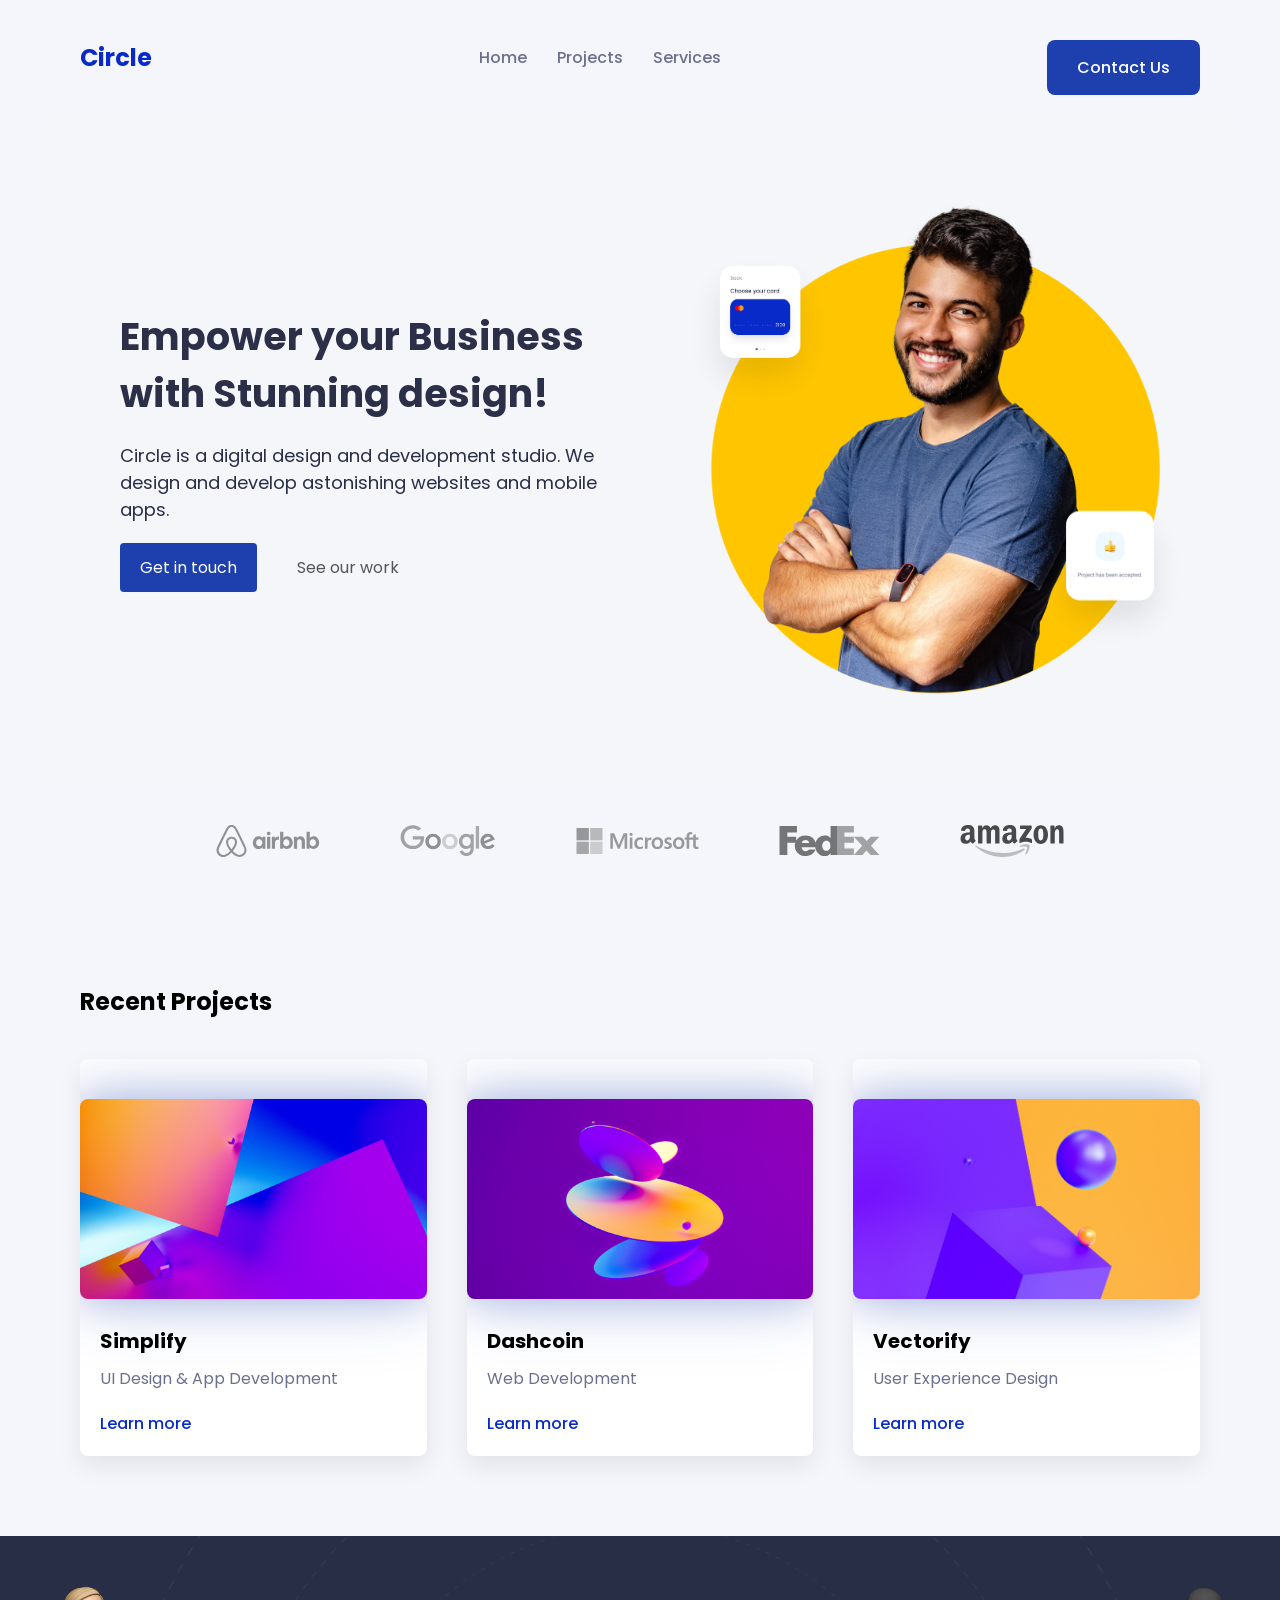
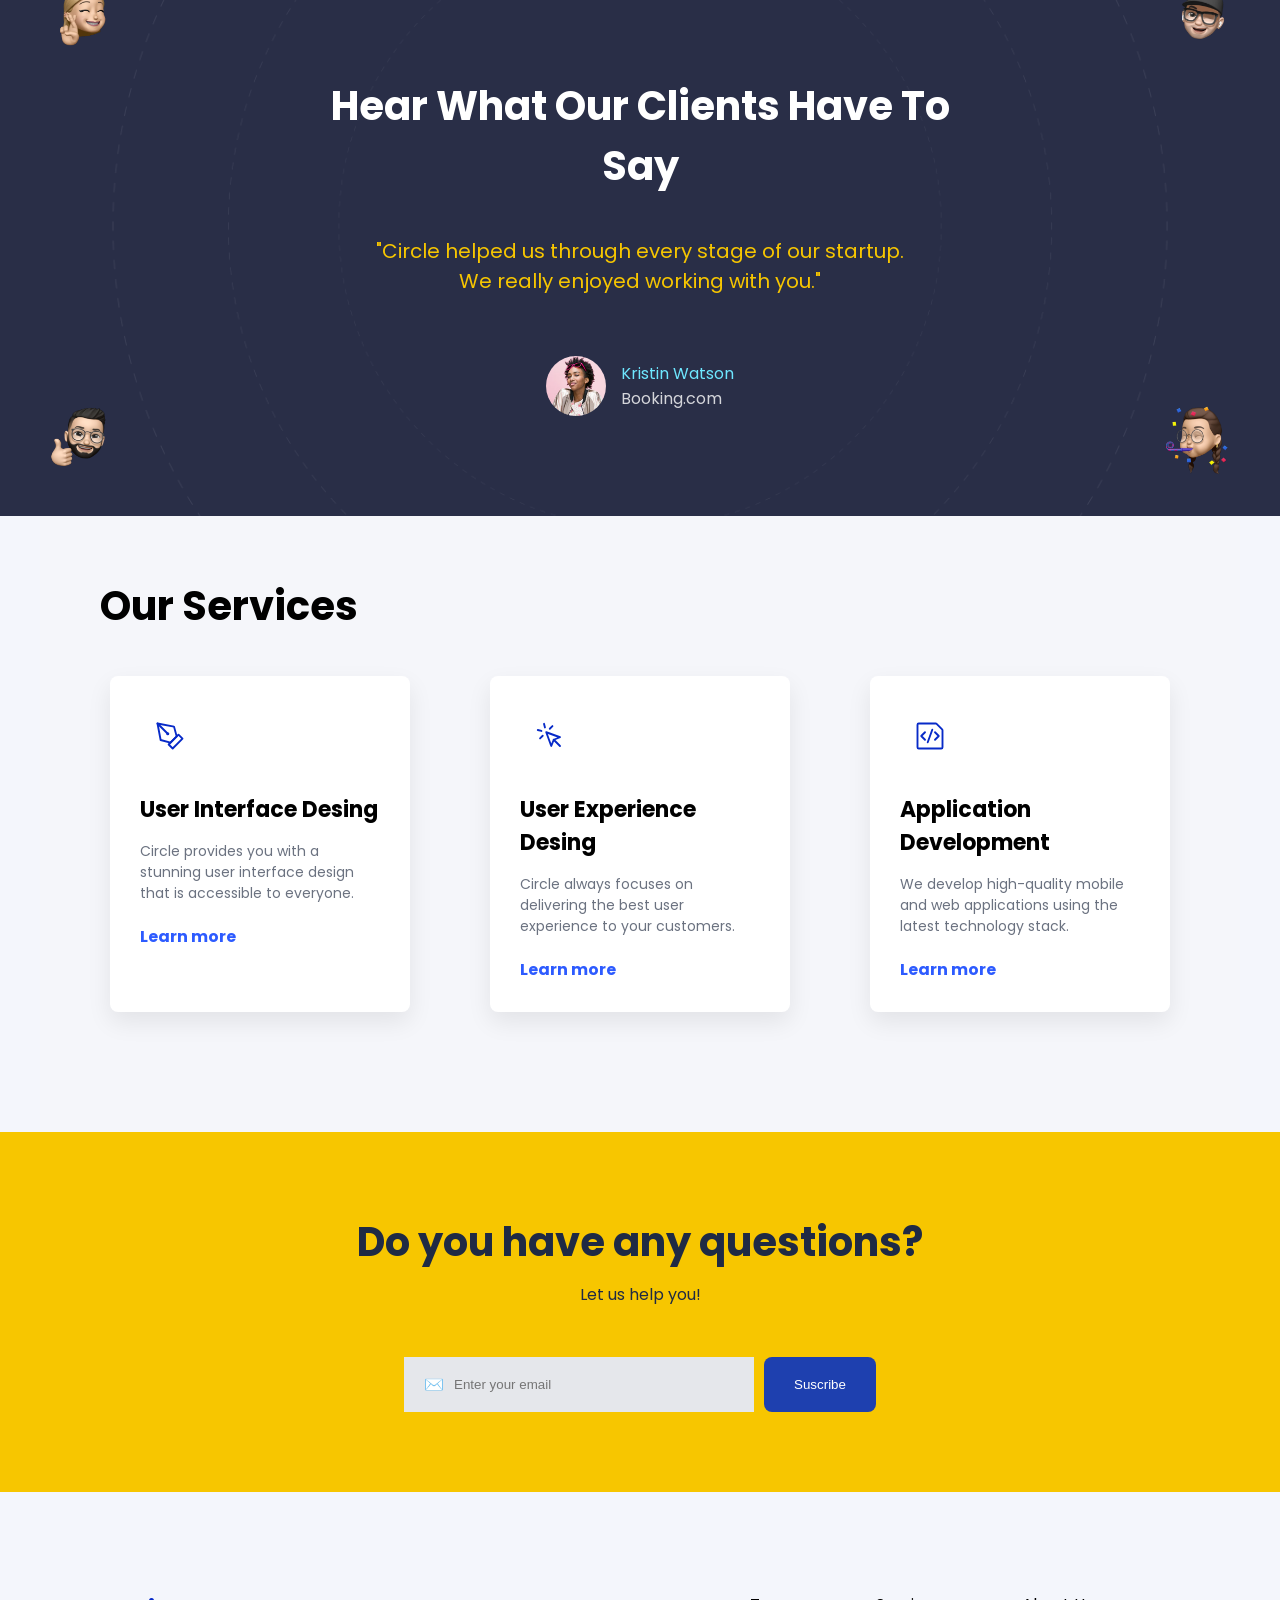
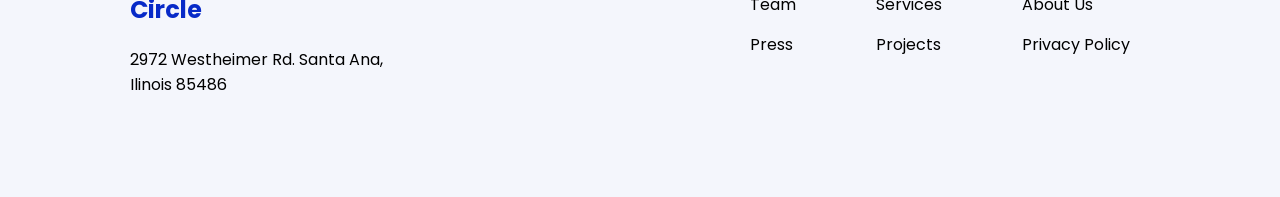
<file: index.html>
<!DOCTYPE html>
<html lang="en">
    <head>
        <meta charset="UTF-8">
        <meta name="viewport" content="width=device-width, initial-scale=1.0">
        <title>Home | Circle</title>

        <link rel="stylesheet" href="/css/style.css">
        <link rel="stylesheet" href="/css/index.css">
        <link rel="stylesheet" href="/css/projects.css">
        <link rel="stylesheet" href="/css/scroll.css">

        <link rel="preconnect" href="https://fonts.googleapis.com">
        <link rel="preconnect" href="https://fonts.gstatic.com" crossorigin>
        <link href="https://fonts.googleapis.com/css2?family=Poppins:wght@300;400;500;600;700&display=swap" rel="stylesheet">

        <link rel="icon" type="image/png" href="/assets/icons/favicon.ico">
    </head>

    <body>
        <header>
            <nav>
                <h2>Circle</h2>

                <button class="menu-toggle">☰</button>

                <ul class="nav-menu">
                    <li><a href="/index.html">Home</a></li>
                    <li><a href="/projects.html">Projects</a></li>
                    <li><a href="/index.html#services">Services</a></li>
                    
                    <li class="mobile-only">
                        <a href="/contact.html" class="mobile-btn">Contact Us</a>
                    </li>
                </ul>

                <a href="/contact.html" class="btn-contact desktop-only">Contact Us</a>
            </nav>
        </header>

        <main>
            <section class="hero">
                <article class="hero-left">
                    <h1>Empower your Business with Stunning design!</h1>
                    <h3>Circle is a digital design and development studio. We design and develop astonishing websites and mobile apps.</h3>

                    <div class="hero-buttons">
                        <a href="/contact.html" class="btn-primary"> Get in touch</a>
                        <a href="/projects.html" class="btn-secondary"> See our work</a>
                    </div>
                </article>
    
                <article class="hero-right">
                        <div class="main-image">
                            <img src="/assets/hero-images/hero-image.png" class="hero-main" alt="hero-image">
                        </div>

                            <img src="/assets/hero-images/card-1.png" class="card-top" alt="Card-1">
                            <img src="/assets/hero-images/card-2.png" class="card-bottom" alt="Card-2">
                </article>
            </section>

            <section class="clients">
                <a href="https://www.airbnb.com" target="_blank">
                    <img src="/assets/clients-logos/airbnb-logo.svg" alt="airbnb">
                </a>
                <a href="https://www.google.com" target="_blank">
                    <img src="/assets/clients-logos/google-logo.svg" alt="google">
                </a>
                <a href="https://www.microsoft.com" target="_blank">
                    <img src="/assets/clients-logos/microsoft-logo.svg" alt="microsoft">
                </a>
                <a href="https://www.fedex.com" target="_blank">
                    <img src="/assets/clients-logos/fedex-logo.svg" alt="fedex">
                </a>
                <a href="https://www.amazon.com" target="_blank">
                    <img src="/assets/clients-logos/amazon-logo.svg" alt="amazon">
                </a>
            </section>

            <section class="projects">
                <h2>Recent Projects</h2>
                <article class="projects-container">
                    <div class="project-card">
                        <img src="/assets/projects-images/1.jpg" alt="simplify">

                        <div class="project-content">
                            <h3>Simplify</h3>
                            <p>UI Design & App Development</p>
                            <a href="/projects.html?id=${project.uuid}">Learn more</a>
                        </div>
                    </div>

                    <div class="project-card">
                        <img src="/assets/projects-images/2.jpg" alt="Dashcoin">

                        <div class="project-content">
                            <h3>Dashcoin</h3>
                            <p>Web Development</p>
                            <a href="/projects.html?id=${project.uuid}">Learn more</a>
                        </div>
                    </div>

                    <div class="project-card">
                        <img src="/assets/projects-images/3.jpg" alt="Vectorify">

                        <div class="project-content">
                            <h3>Vectorify</h3>
                            <p>User Experience Design</p>
                            <a href="/projects.html?id=${project.uuid}">Learn more</a>
                        </div>
                    </div>
                </article>
            </section>

            <section class="Testimonial">
                <article class="testimonial-container">
                    <div class="testimonial-logos">
                        <img src="/assets/testimonial-memojis/memoji-1.png" class="memoji-topleft" alt="memoji-topleft">
                        <img src="/assets/testimonial-memojis/memoji-2.png" class="memoji-topright" alt="memoji-topright">
                        <img src="/assets/testimonial-memojis/memoji-3.png" class="memoji-bottomleft" alt="memoji-bottomleft">
                        <img src="/assets/testimonial-memojis/memoji-4.png" class="memoji-bottomright" alt="memoji-bottomright">
                    </div>
                    <div class="testimonial-coments"> 
                        <h3 class="tell-us"> Hear What Our Clients Have To Say</h3>
                        <p class="highlight"> "Circle helped us through every stage of our startup.
                            <br> We really enjoyed working with you."
                        </p>
                    </div>
                    <article class="testimonial-profile">
                        <img src="/assets/testimonial-memojis/profile.png" class="Kristin-image" alt="Kristin-profile-image">
                        <div class="testimonial-kristin">
                            <p class="name">Kristin Watson</p>
                            <p class="company">Booking.com</p>
                        </div>
                    </article>
                </article>
            </section>

            <section id="services" class="services"> 
                <h2> Our Services </h2>
                <article class="services-container">

                    <div class="services-card">
                        <img src="/assets/icons/1.svg" alt="pluma">

                        <div class="card-content">
                                <h3>User Interface Desing</h3>
                                <p>Circle provides you with a stunning user interface design that is accessible to everyone.</p>
                                <a href="#">Learn more</a>
                        </div>
                    </div>

                    <div class="services-card">
                        <img src="/assets/icons/2.svg" alt="arrow">

                        <div class="card-content">
                            <h3>User Experience Desing</h3>
                            <p>Circle always focuses on delivering the best user experience to your customers.</p>
                            <a href="#">Learn more</a>
                        </div>
                    </div>

                    <div class="services-card">
                        <img src="/assets/icons/3.svg" alt="doc">

                        <div class="card-content">
                            <h3>Application Development</h3>
                            <p>We develop high-quality mobile and web applications using the latest technology stack.</p>
                            <a href="#">Learn more</a>
                        </div>
                    </div>
                </article>
            </section>

            <section class="questions">
                <h2>Do you have any questions?</h2>
                <p>Let us help you!</p>

                <form class="newsletter"> 
                    <div class="input-container">
                        <span class="icon">✉️</span>
                        <input type="email" placeholder="Enter your email">
                    </div>
                    <button class="btn-contact">Suscribe</button>
                </form>
            </section>
        </main>

        <footer class="footer">
            <div class="footer-left">
            <h2>Circle </h2> 
            <p>2972 Westheimer Rd. Santa Ana, <br> Ilinois 85486</p>
            </div>
            
            <article class="footer-right">
                <div class="footer-column">
                    <p> Team </p> 
                    <p> Press </p>
                </div>
            
                <div class="footer-column"> 
                    <p><a href="/index.html#services">Services</a></p>
                    <p><a href="/projects.html">Projects</a></p>
                </div>

                <div class="footer-column"> 
                    <p> About Us </p>
                    <p> Privacy Policy</p>
                </div>
            </article>
        </footer>

        <script src="/js/projects.js"></script>
        <script src="/js/index.js"></script>
        <script src="/js/scroll.js" defer></script>
        
        <button id="scroll-btn">↑</button>

    </body>  
</html>
</file>
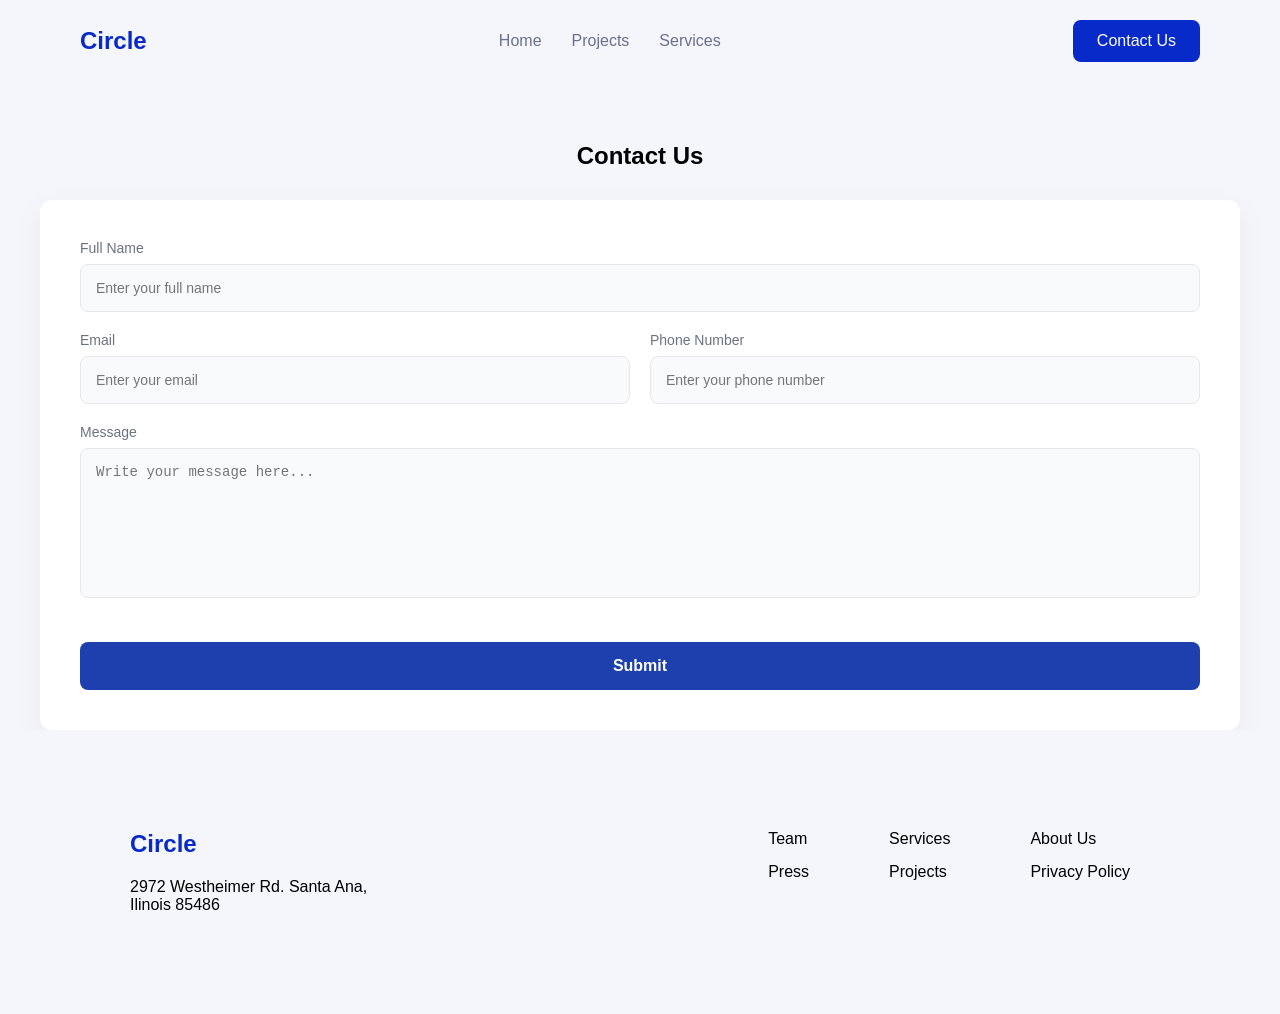
<file: contact.html>
<!doctype html>
<html lang="en">
  <head>
    <meta charset="UTF-8" />
    <meta name="viewport" content="width=device-width, initial-scale=1.0" />
    <title>Contact | Circle</title>

    <link rel="stylesheet" href="/css/style.css">
    <link rel="stylesheet" href="/css/contact.css">

    <link rel="icon" type="image/png" href="/assets/icons/favicon.ico">

  </head>

  <body>
    <header>
      <nav>
          <h2>Circle</h2>

          <button class="menu-toggle">☰</button>

          <ul class="nav-menu">
              <li><a href="/index.html">Home</a></li>
              <li><a href="/projects.html">Projects</a></li>
              <li><a href="/index.html#services">Services</a></li>
              
              <li class="mobile-only">
                  <a href="/contact.html" class="mobile-btn">Contact Us</a>
              </li>
          </ul>

          <a href="/contact.html" class="btn-contact desktop-only">Contact Us</a>
      </nav>
    </header>

    <section class="contact">
      <h1 class="contact">Contact Us</h1>

      <form class="contact-form" id="contactForm">
        <div class="form-clients-name">
          <label> Full Name</label>
          <input type="text" id="name"placeholder="Enter your full name" />
        </div>

        <article class="form-row">
          <div>
            <label> Email </label>
            <input type="text" id="email" placeholder="Enter your email" />
          </div>

          <div class="form-client-contact">
            <label> Phone Number</label>
            <input type="text" id="phoneNumber"placeholder="Enter your phone number" />
          </div>
        </article>

        <div class="form-client-message">
          <label> Message </label>
          <textarea id="message" placeholder="Write your message here..."></textarea>
        </div>

        <button type="submit" class="submit-btn">Submit</button>
      </form>
      <div id="customPopup" class="popup hidden">
        <div class="popup-content">
          <p id="popupMessage"></p>
          <button onclick="closePopup()">Aceptar</button>
        </div>
      </div>
    </section>

    <footer class="footer">
      <div class="footer-left">
        <h2>Circle</h2>
        <p>
          2972 Westheimer Rd. Santa Ana, <br />
          Ilinois 85486
        </p>
      </div>

      <article class="footer-right">
        <div class="footer-column">
          <p>Team</p>
          <p>Press</p>
        </div>

        <div class="footer-column">
          <p><a href="/index.html#services">Services</a></p>
          <p><a href="/projects.html">Projects</a></p>
        </div>

        <div class="footer-column">
          <p>About Us</p>
          <p>Privacy Policy</p>
        </div>
      </article>
    </footer>

    <script src="/js/contacts.js"></script>
    <script src="/js/index.js"></script>
    
  </body>
</html>
</file>
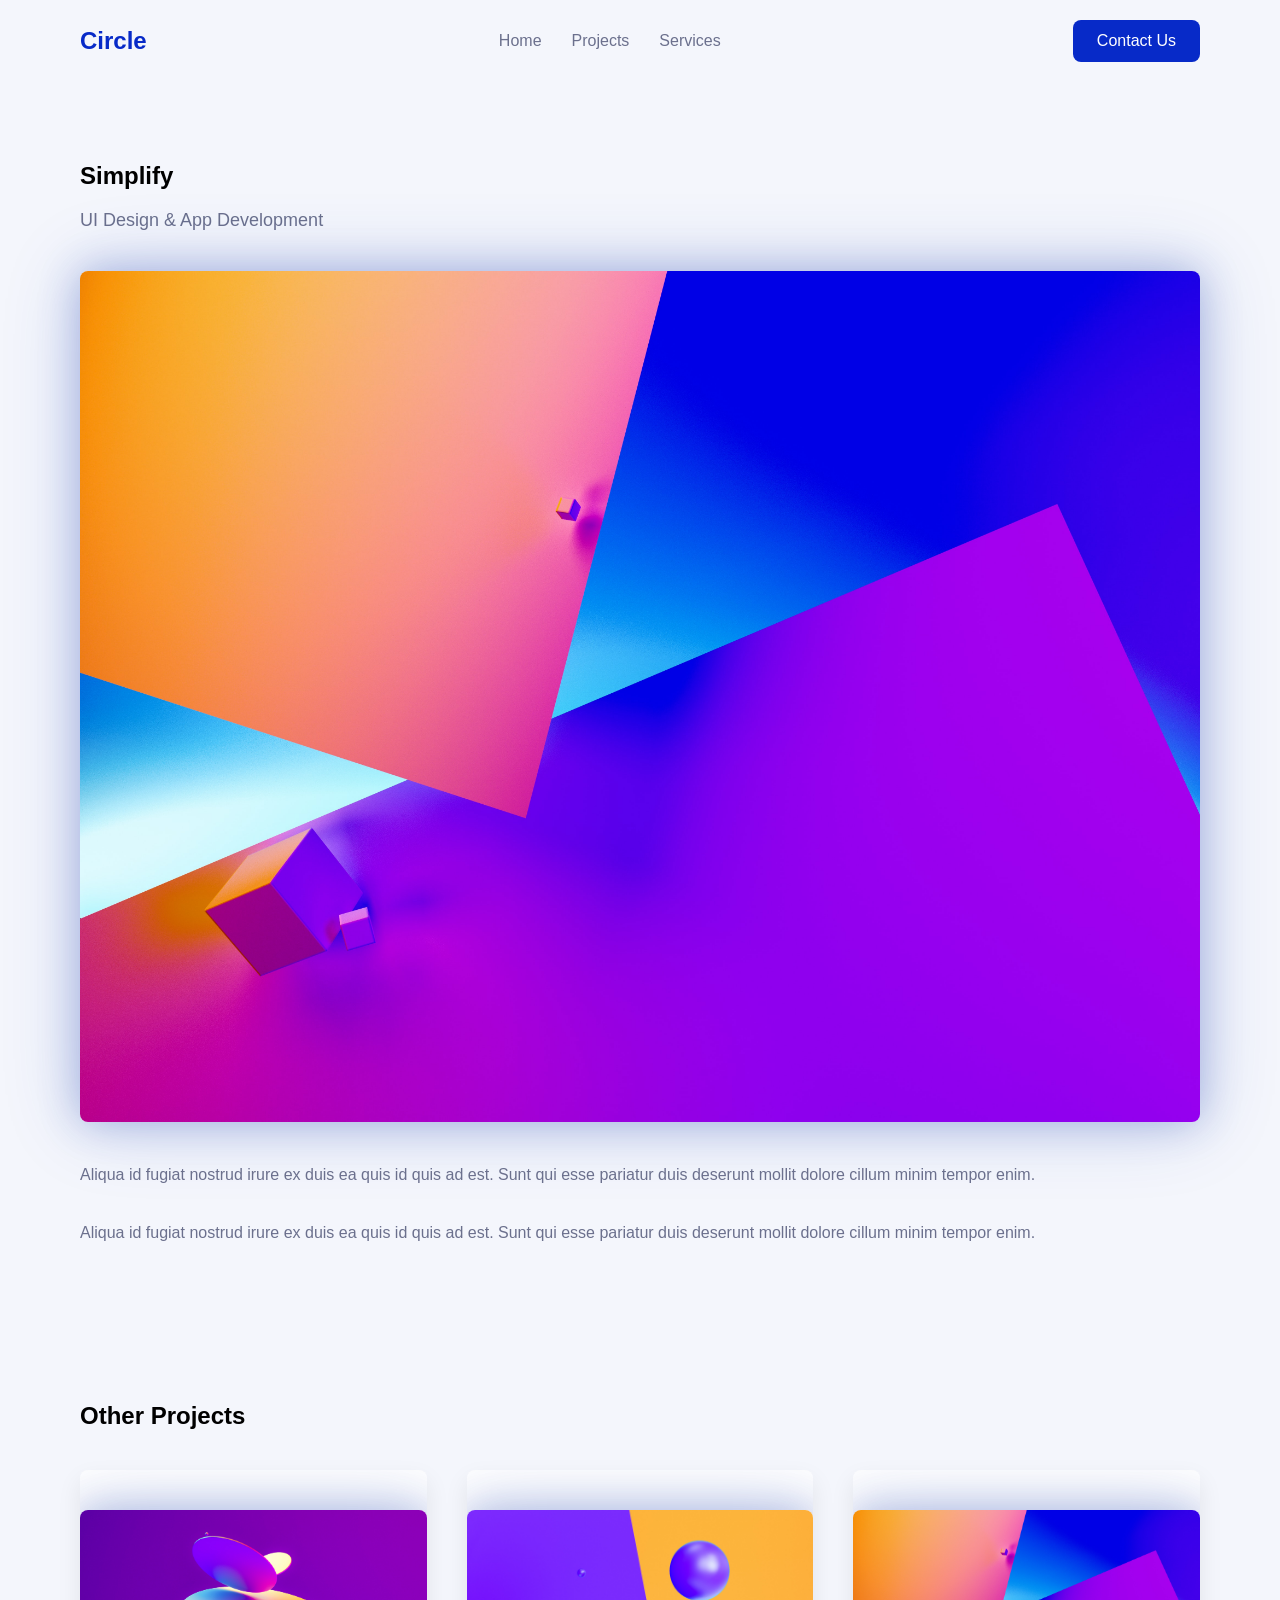
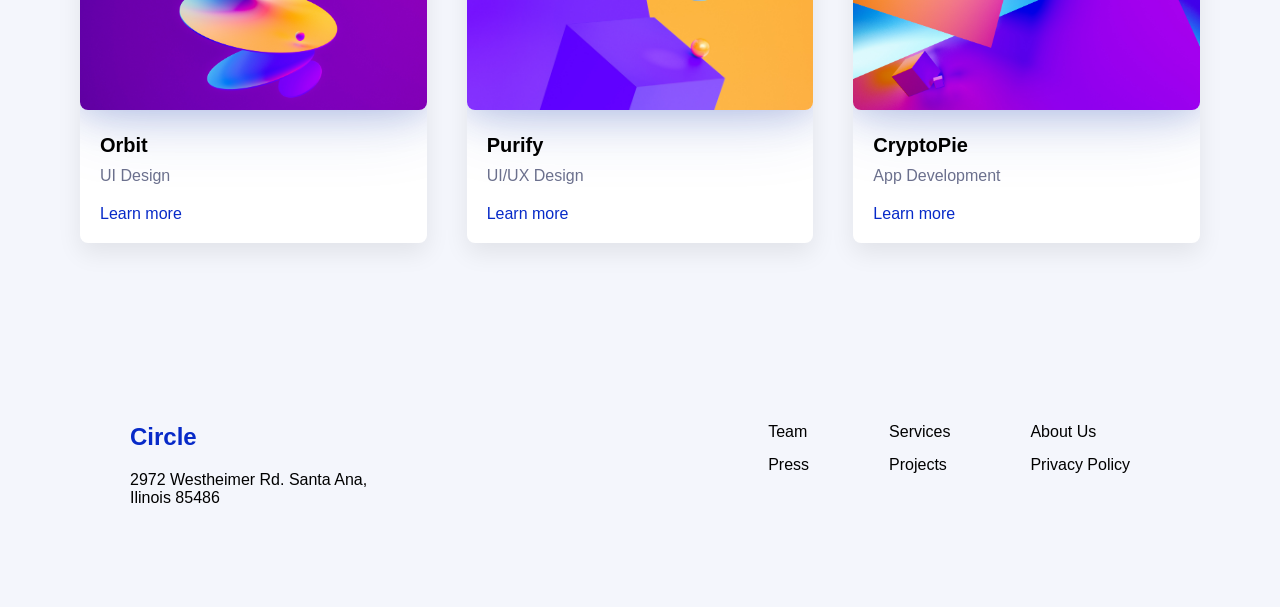
<file: projects.html>
<!doctype html>
<html lang="en">
  <head>
    <meta charset="UTF-8" />
    <meta name="viewport" content="width=device-width, initial-scale=1.0" />
    <title>Project | Circle</title>

    <link rel="stylesheet" href="/css/style.css">
    <link rel="stylesheet" href="/css/projects.css">

    <link rel="icon" type="image/png" href="/assets/icons/favicon.ico">

  </head>

  <body>
    <header>
      <nav>
          <h2>Circle</h2>

          <button class="menu-toggle">☰</button>

          <ul class="nav-menu">
              <li><a href="/index.html">Home</a></li>
              <li><a href="/projects.html">Projects</a></li>
              <li><a href="/index.html#services">Services</a></li>
              
              <li class="mobile-only">
                  <a href="/contact.html" class="mobile-btn">Contact Us</a>
              </li>
          </ul>

          <a href="/contact.html" class="btn-contact desktop-only">Contact Us</a>
      </nav>
    </header>

    <main>
      <section class="projects">
        <h2 class="project-title">Simplify</h2>
        <p class="text-project">UI Design & App Development</p>

        <img
          src="/assets/projects-images/1.jpg"
          alt="simplify"
          class="project-image"
        />

        <p class="project-content-1">
          Aliqua id fugiat nostrud irure ex duis ea quis id quis ad est. Sunt
          qui esse pariatur duis deserunt mollit dolore cillum minim tempor
          enim.
        </p>

        <p class="project-content-2">
          Aliqua id fugiat nostrud irure ex duis ea quis id quis ad est. Sunt
          qui esse pariatur duis deserunt mollit dolore cillum minim tempor
          enim.
        </p>
      </section>

      <section class="projects">
        <h2>Other Projects</h2>

        <article class="projects-container">
          <div class="project-card">
            <img class="project-image" src="/assets/projects-images/2.jpg" alt="" />
            <div class="project-content">
              <h3>Orbit</h3>
              <p>UI Design</p>
              <a href="projects.html?id=2">Learn more</a>
            </div>
          </div>

          <div class="project-card">
            <img class="project-image" src="/assets/projects-images/3.jpg" alt="" />
            <div class="project-content">
              <h3>Purify</h3>
              <p>UI/UX Design</p>
              <a href="projects.html?id=3">Learn more</a>
            </div>
          </div>

          <div class="project-card">
            <img class="project-image" src="/assets/projects-images/1.jpg" alt="" />
            <div class="project-content">
              <h3>CryptoPie</h3>
              <p>App Development</p>
              <a href="projects.html?id=1">Learn more</a>
            </div>
          </div> 
        </article>

      </section>
    </main>

    <footer class="footer">
      <div class="footer-left">
        <h2>Circle</h2>
        <p>
          2972 Westheimer Rd. Santa Ana, <br />
          Ilinois 85486
        </p>
      </div>

      <article class="footer-right">
        <div class="footer-column">
          <p>Team</p>
          <p>Press</p>
        </div>

        <div class="footer-column">
          <p><a href="/index.html#services">Services</a></p>
          <p><a href="/projects.html">Projects</a></p>
        </div>

        <div class="footer-column">
          <p>About Us</p>
          <p>Privacy Policy</p>
        </div>
      </article>
    </footer>
    
    <script src="/js/contacts.js"></script>
    <script src="/js/projects.js"></script>
    <script src="/js/index.js"></script>

  </body>
</html>
</file>
<file: css/style.css>
:root{
  --primary-color: #072ac8;
  --secondary-color: #6b708d;
}

.dark{
  --primary-color: #1e40af;
  --secondary-color: #6b708d;
}

* {
  margin: 0;
  padding: 0;
  box-sizing: border-box;
}
body {
  font-family: 'Poppins', sans-serif;
  margin: 0;
  background-color: #f4f6fc;
}

html {
  scroll-behavior: smooth;
}
/* Header */

.menu-toggle {
  display: none;
  font-size: 28px;
  background: none;
  border: none;
  cursor: pointer;
  transition: all 0.3s ease;
}

.menu-toggle:hover {
  color: #072ac8;
  transform: scale(1.1);
}

.nav-menu a {
  display: inline-block;
  transition: all 0.3s ease;
}

.nav-menu a:hover {
  color: #072ac8;
  transform: translateY(-2px);
}

nav {
  display: flex;
  justify-content: space-between;
  align-items: center; 
  padding: 20px 80px;
  background: #f4f6fc;
}

nav h2 {
  color: #072ac8;
}

nav ul {
  display: flex;
  list-style: none;
  gap: 30px;
}

nav a {
  text-decoration: none;
  color: #6b708d;
  font-weight: 500;
}

.btn-contact {
  background-color: #072ac8;
  color: white;
  padding: 12px 24px;
  border-radius: 8px;
  font-weight: 500;
}

.mobile-only {
  display: none;
}



/* Footer Section*/

.footer {
  display: flex;
  justify-content: space-between;
  padding: 100px;
  background-color: #f4f6fc;
}

.footer-left {
  max-width: 300px;
  padding-left: 30px;
}

.footer-left h2 {
  color: #072ac8;
  margin-bottom: 20px;
}

.footer-right {
  display: flex;
  gap: 80px;
  
  padding-right: 50px;
}

.footer-column {
  display: flex;
  flex-direction: column;
  gap: 15px;
}

.footer-column p {
  cursor: pointer;
  transition: all 0.3s ease;
}

.footer-column p:hover {
  color: #072ac8;
  transform: translateX(5px);
}

.footer-column a {
  text-decoration: none;
  color: inherit;
}


/* Responsive Design */

@media (max-width: 1024px) {

  nav {
    padding: 20px 40px;
  }


  .hero {
    padding: 40px;
  }


  .hero-left {
    max-width: 100%;
  }

  .hero-buttons {
    justify-content: center;
  }

  .projects-container {
    flex-wrap: wrap;
  }

  .services-container {
    flex-wrap: wrap;
    gap: 40px;
  }

  .footer {
    flex-direction: column;
    gap: 40px;
  }
}


@media (max-width: 768px) {

  .menu-toggle {
    display: block;
  }

  .nav-menu {
  display: none;
  flex-direction: column;
  align-items: center;
  gap: 10px;

  background: rgba(255, 255, 255, 0.6);
  backdrop-filter: blur(10px); 

  position: absolute;
  top: 70px;
  left: 0;
  width: 100%;
  padding: 20px 0;
  text-align: center;

  box-shadow: 0 10px 30px rgba(0,0,0,0.1);
}

  .nav-menu a:hover {
  color: #072ac8;
  transform: translateX(5px);
  }

  .nav-menu.active {
    display: flex;
  }

  .mobile-only {
    display: block;
  }

  .desktop-only {
    display: none;
  }

  nav {
    display: flex;
    flex-direction: row; 
    justify-content: space-between; 
    align-items: center;
    padding: 15px;
  }

  nav ul {
    flex-direction: column;
    align-items: center;
    gap: 10px;
  }
  nav h2 {
  font-size: 24px;
  }

  .btn-contact {
    padding: 10px 20px;
  }

  .contact h1 {
    margin-top: 30px; 
    font-size: 28px;
  }

  .contact-form {
    padding: 0 15px;
    
  }

  .hero {
    padding: 20px;
    flex-direction: column;
  }

  .hero h1 {
    font-size: 28px;
  }

  .hero h3 {
    font-size: 16px;
  }

  .hero-right {
    margin-top: 30px;
  }

  .card-top,
  .card-bottom {
    display: none;
  }

  .clients {
    flex-wrap: wrap;
    gap: 30px;
    justify-content: center;
    align-items: center;
  }

  .Testimonial {
  padding: 60px 20px;
  min-height: auto;
  background-size: cover;
  background-position: center;
  }
  .highlight {
  padding: 0 10px;
  }

  .testimonial-container {
    width: 100%;
    padding: 0 20px;
  }

  .testimonial-profile {
    flex-direction: column;
    text-align: center;
  }

  .testimonial-kristin {
    text-align: center;
  }

  .tell-us {
    font-size: 28px;
  }

  .testimonial-logos {
    display: none;
  }

  .projects {
    padding: 40px 20px;
  }

  .projects-container {
    flex-direction: column;
  }

  .services {
  text-align: center;
  }

  .services {
    padding: 40px 20px;
  }

  .services-container {
    flex-direction: column;
    align-items: center;
  }

  .questions {
    width: 100%;
  }
  .newsletter {
    flex-direction: column;
    align-items: center;
  }

  .input-container {
    width: 100%;
  }

  .footer {
    padding: 40px 20px;
  }

  .footer-right {
    flex-direction: column;
    gap: 20px;

  }

  .footer-column {
    align-items: center;
  }

  .form-row {
    flex-direction: column;
  }
}
</file>
<file: css/index.css>
/* Home Page Style */

/* main */

.hero {
  display: flex;
  align-items: center;
  justify-content: space-between;
  padding: 80px;
  background-color: #f5f6fa;
  max-width: 1200px;
  margin: 0 auto;
}

.hero-main {
  width: 100%;
  max-width: 450px;
  position: relative;
  z-index: 1;
}

.hero-right {
  position: relative;
  display: flex;
  justify-content: center;
}

.hero-left {
  flex: 1;
  max-width: 500px;
}

.hero-left h1 {
  font-size: 38px;
  font-weight:700;
  color: #2c2f48;
}
.hero-left h3 {
  color: #292e47;
  font-size: 18px;
  font-weight:400;
  margin-top: 20px;
}

.hero-buttons {
  margin-top: 20px;
  display: flex;
  gap: 20px;
  align-items: center;
}

.hero-buttons a{
  text-decoration: none;
}

.btn-primary {
  background: #1e40af;
  color: white;
  padding: 12px 20px;
  border-radius: 4px;
  text-decoration: none;
  transition: all 0.3s ease;
}

.btn-secondary {
  color: #555;
  padding: 12px 20px;
  text-decoration: none;
  transition: all 0.3s ease;
}

.btn-primary:hover {
  background: #16349a; 
  transform: translateY(-2px); 
  box-shadow: 0 8px 20px rgba(30, 64, 175, 0.3); 
}

.btn-secondary:hover {
  color: #1e40af; 
  transform: translateX(5px);
  text-decoration: none;
}

.card-top {
  top: 10%;
  left: -30px;
  position: absolute;
  width: 160px;
  z-index: 2;
}

.card-bottom {
  bottom: 10%;
  right: -30px;
  position: absolute;
  width: 160px;
  z-index: 2;
}

/* clients */

.clients {
  display: flex;
  justify-content: center;
  align-items: center;
  gap: 80px;
  padding: 40px 0;
}

.clients img {
  filter: grayscale(100%);
  opacity: 0.7;
  transition: 0.3s;
}

.clients img:hover {
  filter: grayscale(0%);
  opacity: 1;
}



/*testimonials*/

.Testimonial {
  position: relative;
  background-color: #292e47;
  color: white;
  text-align: center;
  padding: 100px 20px;
  overflow: hidden;
  background-image: url(/assets/testimonial-memojis/orbit.png);
  background-size: cover;
  width: 100%;
  display: flex;
  justify-content: center;
   min-height: auto;
  background-size: cover;
  background-position: center;
}

.testimonial-container {
  max-width: 800px;
  margin: 0 auto;
}

.testimonial-coments {
  max-width: 700px;
  margin: 0 auto;
}

.tell-us {
  font-size: 40px;
  margin-bottom: 40px;
  margin-top: 40px
}

.highlight {
  color: #f7c600;
  
  font-size: 20px;
  max-width: 700px;
  margin: 0 auto 60px;
  line-height: 1.5;
}

.testimonial-logos img {
  position: absolute;
  width: 80px;
}

.memoji-topleft {
  top: 40px;
  left: 40px;
}

.memoji-topright {
  top: 40px;
  right: 40px;
}

.memoji-bottomleft {
  bottom: 40px;
  left: 40px;
}

.memoji-bottomright {
  bottom: 40px;
  right: 40px;
}

.testimonial-profile {
  display: flex;
  justify-content: center;
  align-items: center;
  gap: 15px;
}

.Kristin-image {
  width: 60px;
  height: 60px;
  border-radius: 50%;
  object-fit: cover;
}

.testimonial-kristin {
  text-align: left;
}

.name {
  color: #6ee7ff;
  margin: 0;
}

.company {
  margin: 0;
  opacity: 0.8;
}


/*services*/

.services {
  padding: 60px;
  background-color: #f5f6fa;
  padding-bottom: 120px;
  margin: 0 auto;
  align-items: center;
}

.services {
  max-width: 1200px;
  margin: 0 auto;
}

.services h2 {
  font-size: 40px;
  margin-bottom: 40px;
}

.services-container {
  display: flex;
  justify-content: center;
  gap: 80px;

}

.services-card {
  background: #ffffff;
  padding: 30px;
  border-radius: 8px;
  width: 300px;
  box-shadow: 0 10px 25px rgba(0, 0, 0, 0.08);
  transition: all 0.3s ease;
}

.services-card:hover {
  transform: translateY(-5px);
  box-shadow: 0 20px 40px rgba(0, 0, 0, 0.12);
}

.services-card img {
  width: 60px;
  height: 60px;
 
  padding: 15px;

  margin-bottom: 20px;
}

.card-content h3 {
  font-size: 22px;
  margin-bottom: 15px;
}

.card-content p {
  color: #6b7280;
  font-size: 14px;
  margin-bottom: 20px;
}

.card-content a {
  color: #2d5bff;
  text-decoration: none;
  font-weight: bold;
}


/*newsletter*/

.questions {
  background-color: #f7c600;
  text-align: center;
  padding: 80px 20px;
  display: flex;
  flex-direction: column;
  justify-content: center;
  align-items: center;
}

.questions h2 {
  font-size: 40px;
  margin-bottom: 10px;
  color: #1f2a44;
}

.questions p {
  margin-bottom: 30px;
  color: #1f2a44;
}

.newsletter {
  display: flex;
  justify-content: center;
  gap: 10px;
}


.input-container {
  display: flex;
  align-items: center;
  background: #e5e7eb;
  padding: 15px 20px;
  width: 350px;
  margin-top: 20px;
}

.input-container input {
  border: none;
  background: transparent;
  outline: none;
  margin-left: 10px;
  width: 100%;
}

.input-container:hover {
  outline: 2px solid #1e40af;
}

.btn-contact {
  background: #1e40af;
  color: white;
  border: none;
  padding: 15px 30px;
  cursor: pointer;
  margin-top: 20px;
}

.btn-contact:hover {
  background: #16349a; 
  transform: translateY(-2px); 
  box-shadow: 0 8px 20px rgba(30, 64, 175, 0.3); 
}
</file>
<file: css/projects.css>
/*Projects Section for homePage and projectsPage*/

.projects {
  padding: 80px;
}

.projects-container {
  display: flex;
  gap: 40px;
  margin-top: 40px;
}

.project-card {
  background: white;
  border-radius: 8px;
  overflow: hidden;
  flex: 1;
  box-shadow: 0 10px 25px rgba(0, 0, 0, 0.08);
  transition: all 0.3s ease;
}

.project-card:hover {
  transform: translateY(-5px);
  box-shadow: 0 20px 40px rgba(0, 0, 0, 0.12);
}

.project-card img {
  width: 100%;
  height: 200px;
  object-fit: cover;
}

.project-content {
  padding: 20px;
}

.project-content h3 {
  margin-bottom: 10px;
  font-size: 20px;
}

.project-content p {
  color: #6b708d;
  margin-bottom: 20px;
}

.project-content a {
  color: #072ac8;
  text-decoration: none;
  font-weight: 500;
}

.project-content-1,
.project-content-2 {
  margin-top: 40px;
  color: #6b708d;
}

/* Project page Style */

.project h2 {
  margin-bottom: 20px;
}
.text-project {
  color: #6b708d;
  font-size: 18px;
  font-weight:400;
  margin-top: 20px;
}

.projects img{
  width: 100%; 
  margin-top: 40px; 
  border-radius: 8px;
  box-shadow: 
    0 0 40px rgba(30, 64, 175, 0.3),
    0 0 80px rgba(30, 64, 175, 0.2);
}
</file>
<file: css/scroll.css>
#scroll-btn {
  position: fixed;
  bottom: 30px;
  right: 30px;

  width: 55px;
  height: 55px;
  border-radius: 50%;
  border: none;

  background: rgba(255, 255, 255, 0.25); /* 👈 blanco translúcido */
  backdrop-filter: blur(10px); /* 👈 glass effect */

  color: #072ac8; /* 👈 azul de tu marca */
  font-size: 22px;
  font-weight: bold;

  cursor: pointer;

  opacity: 0;
  transition: all 0.3s ease;

  z-index: 9999;
  box-shadow: 0 8px 20px rgba(0, 0, 0, 0.15);

  pointer-events: none;
}

#scroll-btn.show {
  opacity: 1;
  pointer-events: auto;
}

#scroll-btn:hover {
  background: rgba(255, 255, 255, 0.5); /* más sólido */
  transform: translateY(-4px) scale(1.05);
}
</file>
<file: css/contact.css>
/* Contact form */

.contact h1{
  margin-top: 60px;
  text-align: center;
  margin-bottom: 30px;
}

.contact-form {
  display: flex;
  flex-direction: column;
  gap: 20px;
  max-width: 1200px;
  margin: 0 auto;
  padding: 40px;
  background: white;
  border-radius: 12px;
  box-shadow: 0 10px 30px rgba(0,0,0,0.05);
}

.contact-form label {
  display: block;
  margin-bottom: 8px;
  color: #6b7280;
  font-size: 14px;
  font-weight: 500;
}

.contact-form input,
.contact-form textarea {
  width: 100%;
  padding: 15px;
  border: 1px solid #e5e7eb;
  background: #f9fafc;
  border-radius: 8px;
  font-size: 14px;
  transition: all 0.3s ease;
}

.contact-form input:focus,
.contact-form textarea:focus {
  outline: none;
  border-color: #072ac8;
  box-shadow: 0 0 0 3px rgba(7,42,200,0.1);
}

.contact-form textarea {
  height: 150px;
  resize: none;
}

.form-row {
  display: flex;
  gap: 20px;
}

.form-row div {
  flex: 1;
}

.submit-btn {
  margin-top: 20px;
  padding: 15px;
  width: 100%;
  background: #1e40af;
  color: white;
  border: none;
  border-radius: 8px;
  font-size: 16px;
  cursor: pointer;
  font-weight: 600;
  transition: all 0.3s ease;
}

.submit-btn:hover {
  background: #1e3a8a;
  transform: translateY(-2px);
  box-shadow: 0 10px 20px rgba(7,42,200,0.2);
}

.popup {
  position: fixed;
  top: 0;
  left: 0;
  width: 100%;
  height: 100%;
  background: rgba(0,0,0,0.5);
  display: flex;
  justify-content: center;
  align-items: center;
  z-index: 999;
}

.popup-content {
  background: #292e47;
  color: white;
  padding: 30px 40px;
  border-radius: 12px;
  text-align: center;
}

.popup-content button {
  margin-top: 20px;
  padding: 10px 20px;
  background: #596aba;
  color: white;
  border: none;
  border-radius: 8px;
  cursor: pointer;
}

.hidden {
  display: none;
}
</file>
